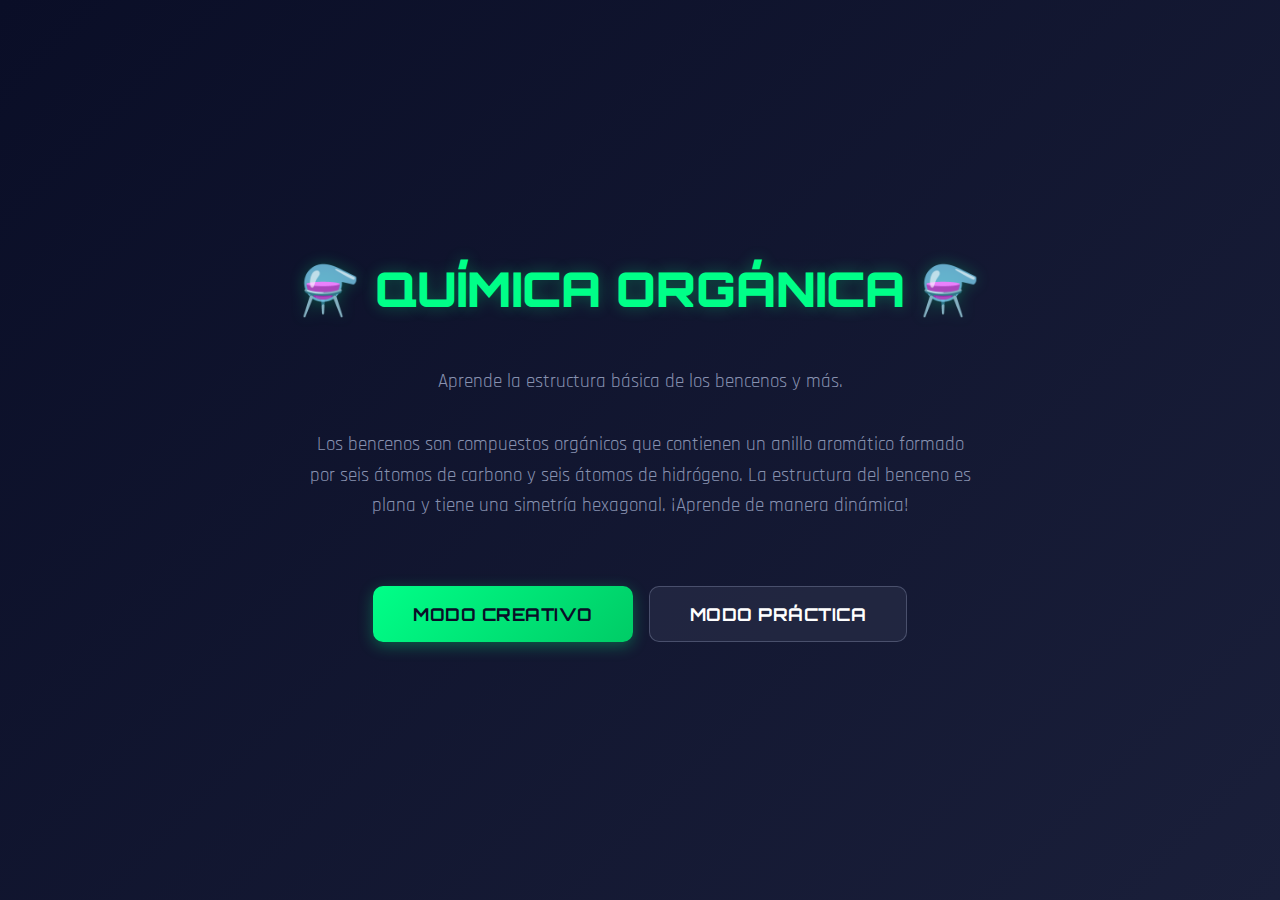
<file: index.html>
<!DOCTYPE html>
<html lang="en">

<head>
    <meta charset="UTF-8">
    <meta name="viewport" content="width=device-width, initial-scale=1.0">
    <title>Quimica</title>
    <link rel="stylesheet" href="css/style.css">
</head>

<body>
    <div class="screen active">
        <div class="menu-container">
            <h1 class="neon-title">⚗️ QUÍMICA ORGÁNICA ⚗️</h1>
            <div class="index-content">
                <p class="subtitle">Aprende la estructura básica de los bencenos y más.</p>
                <p>Los bencenos son compuestos orgánicos que contienen un anillo aromático formado por seis átomos de
                    carbono y seis átomos de hidrógeno. La estructura del benceno es plana y tiene una simetría
                    hexagonal. ¡Aprende de manera dinámica!</p>
            </div>
            <div class="menu-buttons">
                <button class="btn-start" onclick="window.location.href='creativo.html'">Modo Creativo</button>
                <button class="btn-secondary" onclick="window.location.href='practica.html'">Modo Práctica</button>
            </div>
        </div>
    </div>
</body>

</html>
</file>
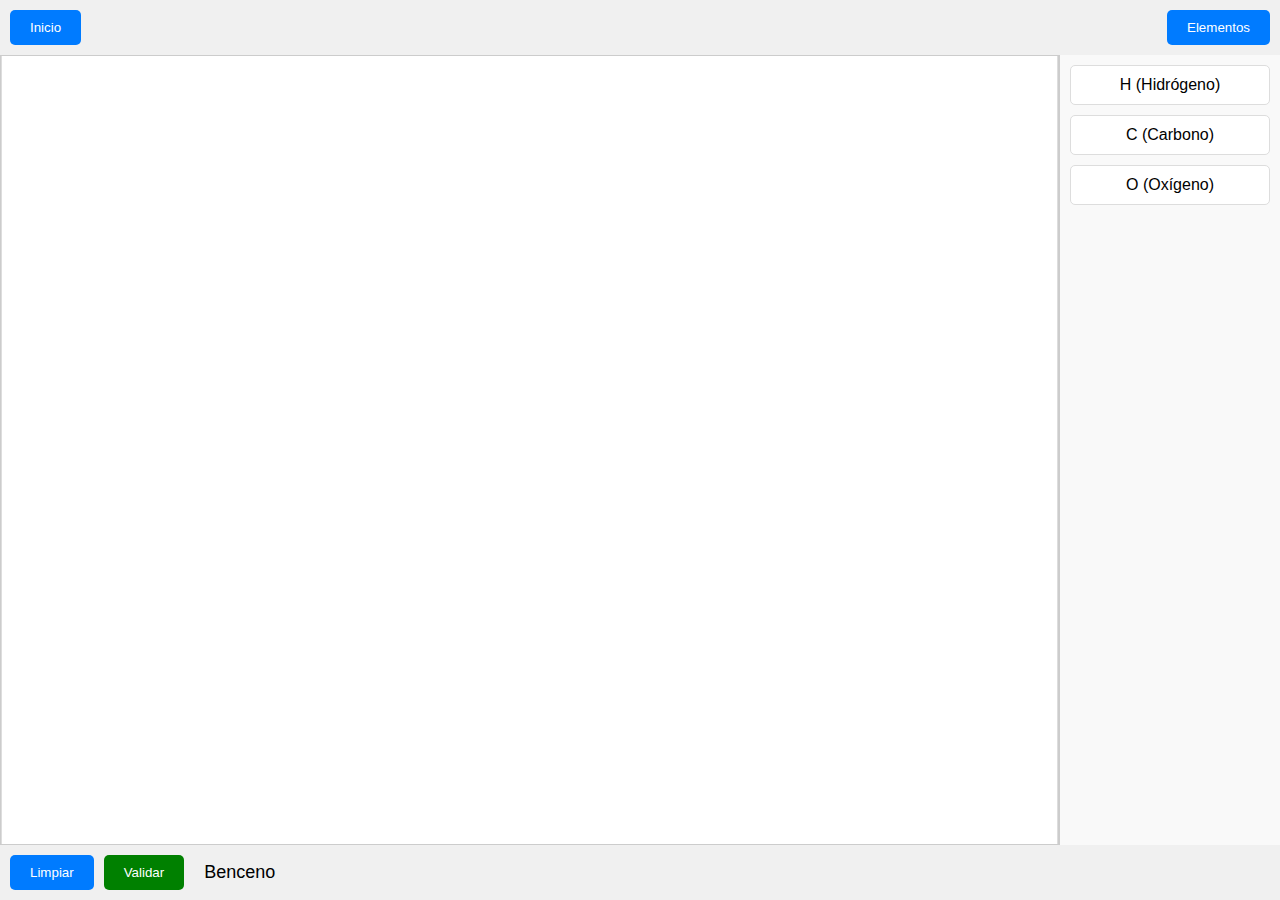
<file: creativo.html>
<!DOCTYPE html>
<html lang="es">
<head>
    <meta charset="UTF-8">
    <meta name="viewport" content="width=device-width, initial-scale=1.0">
    <title>Creativo - Química</title>
    <link rel="stylesheet" href="css/diseño.css">
</head>
<body>
    <header>
        <button onclick="window.location.href='index.html'">Inicio</button>
        <button id="toggle-sidebar">Elementos</button>
    </header>
    <main>
        <div id="center-area" class="drop-zone">
            <div id="viewport">
                <div id="world">
                    <svg id="lines-svg" style="position:absolute; top:0; left:0; width:100%; height:100%; pointer-events:none;"></svg>
                </div>
            </div>
        </div>
        <aside id="sidebar">
            <div class="elements-list">
                <div class="element" data-element="H">H (Hidrógeno)</div>
                <div class="element" data-element="C">C (Carbono)</div>
                <div class="element" data-element="O">O (Oxígeno)</div>
            </div>
        </aside>
    </main>
    <div id="error-modal" class="modal">
        <div class="modal-content">
            <span class="close">&times;</span>
            <p id="error-message"></p>
        </div>
    </div>
    <footer>
        <div class="buttons">
            <button>Limpiar</button>
            <button id="validar" style="background-color: green; color: white;">Validar</button>
        </div>
        <div class="name-display">
            <span id="element-name">Benceno</span>
        </div>
    </footer>
    <script src="javascript/pantalla.js"></script>
    <script src="javascript/constantes.js"></script>
    <script src="javascript/enlaces.js"></script>
    <script src="javascript/arrastrar.js"></script>
    <script src="javascript/creacion.js"></script>
    <script src="javascript/nomenclatura.js"></script>
    <script src="javascript/mobile.js"></script>
</body>
</html>
</file>
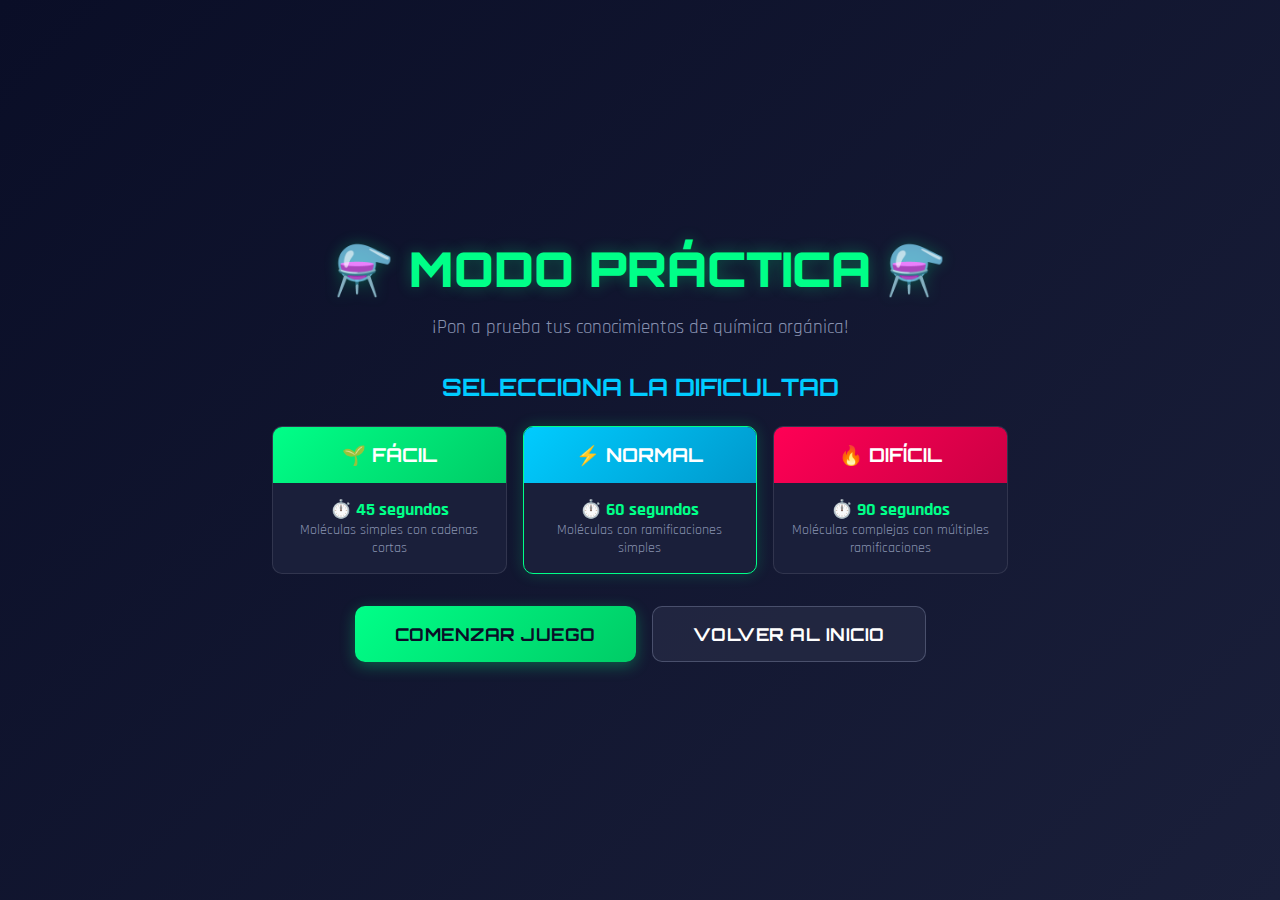
<file: practica.html>
<!DOCTYPE html>
<html lang="es">

<head>
    <meta charset="UTF-8">
    <meta name="viewport" content="width=device-width, initial-scale=1.0">
    <title>Modo Práctica - Química</title>
    <link rel="stylesheet" href="css/style.css">
</head>

<body>
    <div id="menu-screen" class="screen active">
        <div class="menu-container">
            <h1 class="neon-title">⚗️ MODO PRÁCTICA ⚗️</h1>
            <p class="subtitle">¡Pon a prueba tus conocimientos de química orgánica!</p>

            <div class="difficulty-selector">
                <h2>Selecciona la Dificultad</h2>
                <div class="difficulty-cards">
                    <div class="difficulty-card" data-difficulty="facil">
                        <div class="card-header easy">
                            <h3>🌱 FÁCIL</h3>
                        </div>
                        <div class="card-body">
                            <p class="time-info">⏱️ 45 segundos</p>
                            <p class="description">Moléculas simples con cadenas cortas</p>
                        </div>
                    </div>

                    <div class="difficulty-card selected" data-difficulty="normal">
                        <div class="card-header normal">
                            <h3>⚡ NORMAL</h3>
                        </div>
                        <div class="card-body">
                            <p class="time-info">⏱️ 60 segundos</p>
                            <p class="description">Moléculas con ramificaciones simples</p>
                        </div>
                    </div>

                    <div class="difficulty-card" data-difficulty="dificil">
                        <div class="card-header hard">
                            <h3>🔥 DIFÍCIL</h3>
                        </div>
                        <div class="card-body">
                            <p class="time-info">⏱️ 90 segundos</p>
                            <p class="description">Moléculas complejas con múltiples ramificaciones</p>
                        </div>
                    </div>
                </div>
            </div>

            <div class="menu-buttons">
                <button class="btn-start">COMENZAR JUEGO</button>
                <button class="btn-back" onclick="window.location.href='index.html'">VOLVER AL INICIO</button>
            </div>
        </div>
    </div>

    <div id="countdown-screen" class="screen">
        <div class="countdown-container">
            <h2>¡Prepárate!</h2>
            <div class="countdown-number">3</div>
        </div>
    </div>

    <div id="game-screen" class="screen">
        <header class="game-header">
            <div class="header-left">
                <button id="toggle-sidebar" class="btn-toggle-sidebar">☰ Elementos</button>
                <button class="btn-quit">❌ Abandonar</button>
            </div>
            <div class="progress-info">
                <span class="question-counter">Pregunta: <span id="current-question">1</span>/10</span>
                <div class="timer-container">
                    <div class="timer-bar">
                        <div class="timer-fill"></div>
                    </div>
                    <span class="timer-text">⏱️ <span id="timer">60</span>s</span>
                </div>
            </div>
            <div class="score">Puntos: <span id="score">0</span></div>
        </header>

        <div class="challenge-area">
            <div class="target-molecule">
                <h2>Crea esta molécula:</h2>
                <div class="molecule-name" id="target-name">Metano</div>
            </div>
        </div>

        <main class="game-main">
            <div id="center-area" class="drop-zone">
                <div id="viewport">
                    <div id="world">
                        <svg id="lines-svg"
                            style="position:absolute; top:0; left:0; width:100%; height:100%; pointer-events:none;"></svg>
                    </div>
                </div>
            </div>
            <aside id="sidebar">
                <div class="elements-list">
                    <div class="element" data-element="H">H (Hidrógeno)</div>
                    <div class="element" data-element="C">C (Carbono)</div>
                    <div class="element" data-element="O">O (Oxígeno)</div>
                    <div class="element" data-element="S">S (Azufre)</div>
                    <div class="element" data-element="N">N (Nitrógeno)</div>
                    <div class="element" data-element="I">I (Yodo)</div>
                </div>
            </aside>
        </main>

        <footer class="game-footer">
            <div class="buttons">
                <button class="btn-clear">🗑️ Limpiar</button>
                <button id="validar" class="btn-validate">✅ Validar Respuesta</button>
            </div>
        </footer>
    </div>

    <div id="results-screen" class="screen">
        <div class="results-container">
            <h1 class="results-title">¡Juego Terminado!</h1>
            <div class="final-score">
                <div class="score-circle">
                    <span class="score-number" id="final-score">0</span>
                    <span class="score-label">/ 1000</span>
                </div>
            </div>
            <div class="results-details">
                <div class="stat">
                    <span class="stat-label">✅ Correctas:</span>
                    <span class="stat-value" id="correct-answers">0</span>
                </div>
                <div class="stat">
                    <span class="stat-label">❌ Incorrectas:</span>
                    <span class="stat-value" id="wrong-answers">0</span>
                </div>
                <div class="stat">
                    <span class="stat-label">⏱️ Tiempo promedio:</span>
                    <span class="stat-value" id="avg-time">0s</span>
                </div>
            </div>
            <div class="results-buttons">
                <button class="btn-restart">🔄 JUGAR DE NUEVO</button>
                <button class="btn-menu" onclick="window.location.reload()">📋 MENÚ PRINCIPAL</button>
            </div>
        </div>
    </div>

    <div id="error-modal" class="modal">
        <div class="modal-content">
            <span class="close">&times;</span>
            <p id="error-message"></p>
        </div>
    </div>

    <script src="javascript/pantalla.js"></script>
    <script src="javascript/constantes.js"></script>
    <script src="javascript/elementos.js"></script>
    <script src="javascript/enlaces.js"></script>
    <script src="javascript/arrastrar.js"></script>

    <script src="javascript/nomenclatura.js"></script>
    <script src="javascript/mobile.js"></script>
    <script src="javascript/nomenclatura2.js"></script>
    <script src="javascript/practica.js"></script>
</body>

</html>
</file>
<file: css/style.css>
@import url('https://fonts.googleapis.com/css2?family=Orbitron:wght@400;700;900&family=Rajdhani:wght@300;500;700&display=swap');

:root {
    --primary-glow: #00ff88;
    --secondary-glow: #00ccff;
    --danger-glow: #ff0055;
    --warning-glow: #ffaa00;
    --bg-dark: #0a0e27;
    --bg-medium: #1a1f3a;
    --bg-light: #2a2f4a;
    --text-light: #ffffff;
    --text-dim: #8892b0;
}

* {
    margin: 0;
    padding: 0;
    box-sizing: border-box;
}

body {
    font-family: 'Rajdhani', sans-serif;
    background: linear-gradient(135deg, #0a0e27 0%, #1a1f3a 100%);
    color: var(--text-light);
    overflow-x: hidden;
    min-height: 100vh;
    display: flex;
    flex-direction: column;
}

/* ===== SHARED LAYOUT ===== */
.screen {
    display: none;
    min-height: 100vh;
    width: 100%;
}

.screen.active {
    display: flex;
    flex-direction: column;
    height: 100vh;
    overflow: hidden;
}

/* Menu screens (index and practice menu) should center content */
.screen.active:not(:has(.game-header)) {
    justify-content: center;
    align-items: center;
}

/* ===== TYPOGRAPHY ===== */
h1,
h2,
h3 {
    font-family: 'Orbitron', sans-serif;
    text-transform: uppercase;
}

.neon-title {
    font-size: 3rem;
    font-weight: 900;
    text-align: center;
    margin-bottom: 1rem;
    color: var(--primary-glow);
    text-shadow: 0 0 15px rgba(0, 255, 136, 0.3);
    /* Simplified shadow */
}

.subtitle {
    text-align: center;
    font-size: 1.2rem;
    color: var(--text-dim);
    margin-bottom: 2rem;
}

/* ===== BUTTONS ===== */
button {
    font-family: 'Orbitron', sans-serif;
    font-weight: 700;
    border: none;
    border-radius: 10px;
    cursor: pointer;
    transition: all 0.3s ease;
    text-transform: uppercase;
    letter-spacing: 0.5px;
}

.btn-start,
.btn-primary,
.btn-restart {
    padding: 1rem 2.5rem;
    font-size: 1.1rem;
    background: linear-gradient(135deg, var(--primary-glow), #00cc66);
    color: var(--bg-dark);
    box-shadow: 0 4px 15px rgba(0, 255, 136, 0.3);
}

.btn-start:hover,
.btn-primary:hover,
.btn-restart:hover {
    transform: translateY(-3px);
    box-shadow: 0 6px 20px rgba(0, 255, 136, 0.5);
}

.btn-back,
.btn-secondary,
.btn-menu {
    padding: 1rem 2.5rem;
    font-size: 1.1rem;
    background: rgba(42, 47, 74, 0.6);
    color: var(--text-light);
    border: 1px solid rgba(136, 146, 176, 0.4);
}

.btn-back:hover,
.btn-secondary:hover,
.btn-menu:hover {
    background: rgba(42, 47, 74, 0.9);
    border-color: var(--primary-glow);
    transform: translateY(-2px);
}

/* ===== MENU SCREEN (Practice & Index) ===== */
.menu-container {
    max-width: 800px;
    width: 90%;
    padding: 2rem;
    text-align: center;
}

.difficulty-selector h2 {
    font-size: 1.5rem;
    margin-bottom: 1.5rem;
    color: var(--secondary-glow);
}

.difficulty-cards {
    display: grid;
    grid-template-columns: repeat(auto-fit, minmax(220px, 1fr));
    gap: 1rem;
    margin-bottom: 2rem;
}

.difficulty-card {
    background: var(--bg-medium);
    border: 1px solid rgba(255, 255, 255, 0.1);
    border-radius: 10px;
    overflow: hidden;
    cursor: pointer;
    transition: all 0.2s ease;
}

.difficulty-card:hover {
    transform: translateY(-3px);
    border-color: var(--primary-glow);
}

.difficulty-card.selected {
    border-color: var(--primary-glow);
    box-shadow: 0 0 15px rgba(0, 255, 136, 0.2);
}

.card-header {
    padding: 1rem;
}

.card-header h3 {
    font-size: 1.2rem;
    margin: 0;
    color: white;
}

.card-header.easy {
    background: linear-gradient(135deg, #00ff88, #00cc66);
}

.card-header.normal {
    background: linear-gradient(135deg, #00ccff, #0099cc);
}

.card-header.hard {
    background: linear-gradient(135deg, #ff0055, #cc0044);
}

.card-body {
    padding: 1rem;
}

.time-info {
    font-size: 1.1rem;
    font-weight: bold;
    color: var(--primary-glow);
}

.description {
    color: var(--text-dim);
    font-size: 0.9rem;
}

.menu-buttons {
    display: flex;
    gap: 1rem;
    justify-content: center;
    flex-wrap: wrap;
}

/* ===== GAME UI (Practice & Creative) ===== */
.game-header {
    display: flex;
    justify-content: space-between;
    align-items: center;
    padding: 1rem 1.5rem;
    background: rgba(10, 14, 39, 0.98);
    border-bottom: 2px solid rgba(0, 255, 136, 0.3);
    backdrop-filter: blur(10px);
    min-height: 60px;
    flex-shrink: 0;
}

.header-left {
    display: flex;
    gap: 0.75rem;
    align-items: center;
}

.btn-toggle-sidebar {
    padding: 0.6rem 1.2rem;
    background: linear-gradient(135deg, var(--secondary-glow), #0099cc);
    color: white;
    font-size: 0.85rem;
    box-shadow: 0 2px 8px rgba(0, 204, 255, 0.2);
}

.btn-toggle-sidebar:hover {
    transform: translateY(-1px);
    box-shadow: 0 4px 12px rgba(0, 204, 255, 0.3);
}

.btn-quit {
    padding: 0.6rem 1.2rem;
    background: linear-gradient(135deg, var(--danger-glow), #cc0044);
    color: white;
    font-size: 0.85rem;
    box-shadow: 0 2px 8px rgba(255, 0, 85, 0.2);
}

.btn-quit:hover {
    transform: translateY(-1px);
    box-shadow: 0 4px 12px rgba(255, 0, 85, 0.3);
}

.progress-info {
    display: flex;
    align-items: center;
    gap: 1.5rem;
}

.timer-container {
    display: flex;
    align-items: center;
    gap: 0.5rem;
}

.timer-bar {
    width: 150px;
    height: 6px;
    background: rgba(255, 255, 255, 0.1);
    border-radius: 3px;
    overflow: hidden;
}

.timer-fill {
    height: 100%;
    background: linear-gradient(90deg, var(--primary-glow), #00cc66);
    width: 100%;
    transition: width 1s linear;
}

.timer-fill.warning {
    background: linear-gradient(90deg, var(--danger-glow), #ff3366);
}

.score {
    font-size: 1.1rem;
    color: var(--primary-glow);
    font-weight: 600;
}

.challenge-area {
    padding: 0.75rem;
    text-align: center;
    background: rgba(10, 14, 39, 0.5);
    border-bottom: 1px solid rgba(255, 255, 255, 0.05);
    flex-shrink: 0;
}

.molecule-name {
    font-family: 'Orbitron', sans-serif;
    font-size: 1.2rem;
    color: var(--primary-glow);
    padding: 0.6rem 1.2rem;
    border: 1px solid rgba(0, 255, 136, 0.3);
    border-radius: 8px;
    display: inline-block;
    background: rgba(0, 255, 136, 0.03);
    box-shadow: 0 2px 10px rgba(0, 255, 136, 0.1);
}

.game-main {
    display: flex;
    flex: 1;
    gap: 1rem;
    padding: 1rem;
    min-height: 0;
    overflow: hidden;
}

#center-area {
    flex: 1;
    background: rgba(26, 31, 58, 0.2);
    border: 1px solid rgba(136, 146, 176, 0.2);
    border-radius: 12px;
    position: relative;
    overflow: hidden;
    min-height: 0;
}

#viewport {
    width: 100%;
    height: 100%;
    cursor: grab;
}

#viewport:active {
    cursor: grabbing;
}

#world {
    width: 2000px;
    height: 2000px;
    position: relative;
}

#sidebar {
    width: 250px;
    background: rgba(10, 14, 39, 0.7);
    border-radius: 12px;
    padding: 1rem;
    border: 1px solid rgba(136, 146, 176, 0.2);
    overflow-y: auto;
    overflow-x: hidden;
    flex-shrink: 0;
}

.elements-list {
    display: flex;
    flex-direction: column;
    gap: 0.6rem;
}

.element {
    padding: 0.9rem;
    background: rgba(42, 47, 74, 0.6);
    border: 1px solid rgba(136, 146, 176, 0.3);
    border-radius: 8px;
    text-align: center;
    cursor: grab;
    transition: all 0.2s;
    font-size: 0.95rem;
}

.element:hover {
    border-color: var(--primary-glow);
    background: rgba(42, 47, 74, 0.9);
    transform: translateX(3px);
}

.game-footer {
    padding: 1rem 1.5rem;
    background: rgba(10, 14, 39, 0.98);
    border-top: 2px solid rgba(0, 255, 136, 0.3);
    display: flex;
    justify-content: center;
    gap: 1rem;
    backdrop-filter: blur(10px);
    min-height: 65px;
    flex-shrink: 0;
}

.buttons {
    display: flex;
    gap: 1rem;
    align-items: center;
}

.btn-clear {
    padding: 0.75rem 1.8rem;
    background: rgba(42, 47, 74, 0.8);
    color: var(--text-light);
    border: 1px solid rgba(255, 0, 85, 0.4);
    box-shadow: 0 2px 8px rgba(0, 0, 0, 0.2);
}

.btn-clear:hover {
    background: rgba(255, 0, 85, 0.2);
    border-color: var(--danger-glow);
    transform: translateY(-1px);
}

.btn-validate {
    padding: 0.75rem 1.8rem;
    background: linear-gradient(135deg, var(--primary-glow), #00cc66);
    color: var(--bg-dark);
    font-weight: 700;
    box-shadow: 0 3px 12px rgba(0, 255, 136, 0.3);
}

.btn-validate:hover {
    transform: translateY(-2px);
    box-shadow: 0 5px 16px rgba(0, 255, 136, 0.4);
}

/* ===== ATOMS ===== */
.atom {
    border-radius: 50%;
    display: flex;
    justify-content: center;
    align-items: center;
    font-weight: bold;
    color: black;
    border: 2px solid rgba(0, 0, 0, 0.2);
    box-shadow: 0 2px 5px rgba(0, 0, 0, 0.3);
    cursor: grab;
    user-select: none;
    z-index: 10;
}

/* ===== RESULTS SCREEN ===== */
.results-container {
    background: rgba(26, 31, 58, 0.95);
    padding: 2.5rem;
    border-radius: 20px;
    border: 2px solid rgba(0, 255, 136, 0.3);
    text-align: center;
    max-width: 500px;
    width: 90%;
    box-shadow: 0 10px 40px rgba(0, 0, 0, 0.5);
}

.results-title {
    font-family: 'Orbitron', sans-serif;
    color: var(--primary-glow);
    margin-bottom: 1.5rem;
}

.score-circle {
    width: 160px;
    height: 160px;
    border-radius: 50%;
    background: linear-gradient(135deg, var(--primary-glow), var(--secondary-glow));
    display: flex;
    flex-direction: column;
    justify-content: center;
    align-items: center;
    margin: 1.5rem auto;
    color: var(--bg-dark);
    box-shadow: 0 8px 25px rgba(0, 255, 136, 0.4);
}

.score-number {
    font-size: 3rem;
    font-weight: 900;
}

.score-label {
    font-size: 1rem;
}

.results-details {
    margin: 1.5rem 0;
    display: flex;
    flex-direction: column;
    gap: 0.8rem;
}

.stat {
    display: flex;
    justify-content: space-between;
    padding: 1rem;
    background: rgba(42, 47, 74, 0.5);
    border-radius: 10px;
    border: 1px solid rgba(136, 146, 176, 0.2);
}

.results-buttons {
    display: flex;
    gap: 1rem;
    margin-top: 2rem;
    flex-wrap: wrap;
    justify-content: center;
}

/* ===== MODAL ===== */
.modal {
    display: none;
    position: fixed;
    z-index: 1000;
    left: 0;
    top: 0;
    width: 100%;
    height: 100%;
    background-color: rgba(0, 0, 0, 0.7);
    backdrop-filter: blur(3px);
}

.modal-content {
    background: var(--bg-medium);
    margin: 15% auto;
    padding: 2rem;
    border: 1px solid var(--primary-glow);
    border-radius: 10px;
    width: 80%;
    max-width: 400px;
    text-align: center;
    position: relative;
}

.close {
    position: absolute;
    right: 1rem;
    top: 0.5rem;
    font-size: 1.5rem;
    cursor: pointer;
    color: var(--text-dim);
}

/* ===== RESPONSIVE ===== */
@media (max-width: 768px) {
    .neon-title {
        font-size: 2rem;
    }

    .game-header {
        flex-wrap: wrap;
        padding: 0.8rem;
        min-height: auto;
    }

    .progress-info {
        flex-wrap: wrap;
        gap: 0.8rem;
    }

    .game-main {
        flex-direction: column;
        padding: 0.5rem;
    }

    #sidebar {
        width: 100%;
        max-height: 200px;
        display: none;
    }

    #sidebar.active {
        display: block;
    }

    .molecule-name {
        font-size: 1rem;
        padding: 0.5rem 0.8rem;
    }

    .difficulty-cards {
        grid-template-columns: 1fr;
    }
}

/* ===== INDEX PAGE SPECIFIC ===== */
.index-content {
    text-align: center;
    max-width: 800px;
    padding: 2rem;
}

.index-content p {
    font-size: 1.2rem;
    line-height: 1.6;
    margin-bottom: 2rem;
    color: var(--text-dim);
}
</file>
<file: css/diseño.css>
body {
    font-family: Arial, sans-serif;
    margin: 0;
    padding: 0;
    display: flex;
    flex-direction: column;
    height: 100vh;
}
header {
    background-color: #f0f0f0;
    padding: 10px;
    display: flex;
    justify-content: space-between;
    align-items: center;
}
main {
    flex: 1;
    display: flex;
    background-color: #e0e0e0;
    overflow: hidden;
}
#center-area {
    flex: 1;
    background-color: white;
    border: 1px solid #ccc;
    position: relative;
    overflow: hidden;
    display: flex;
    justify-content: center;
    align-items: center;
}

#viewport {
    width: 100%;
    height: 100%;
    overflow: hidden;
    position: relative;
    border: 1px solid #ddd;
}

#world {
    position: relative;
    width: 2000px;
    height: 2000px;
    transform-origin: 0 0;
}
.dragged-element {
    width: 60px;
    height: 60px;
    background: rgba(255, 255, 255, 0.2);
    backdrop-filter: blur(10px);
    color: black;
    display: flex;
    align-items: center;
    justify-content: center;
    border-radius: 50%;
    font-size: 16px;
    font-weight: bold;
    border: 2px solid rgba(0, 0, 0, 0.3);
    box-shadow: 0 4px 8px rgba(0, 0, 0, 0.1);
    cursor: grab;
}
.dragged-element:active {
    cursor: grabbing;
}
.grouped-hydrogen {
    border: 2px solid #003366;
    background-color: #aaf;
    color: #003366;
    font-weight: bold;
    font-size: 16px;
    display: flex;
    align-items: center;
    justify-content: center;
    box-shadow: 0 0 5px rgba(0,0,0,0.3);
    border-radius: 50%;
    cursor: grab;
}
#sidebar {
    width: 200px;
    background-color: #f9f9f9;
    border-left: 1px solid #ccc;
    padding: 10px;
    overflow-y: auto;
}
#sidebar.hidden {
    display: none;
}
.elements-list {
    display: flex;
    flex-direction: column;
    gap: 10px;
}
.element {
    background-color: #fff;
    border: 1px solid #ddd;
    padding: 10px;
    text-align: center;
    border-radius: 5px;
    cursor: pointer;
}
.element:hover {
    background-color: #e0e0e0;
}
footer {
    background-color: #f0f0f0;
    padding: 10px;
    display: flex;
    justify-content: space-between;
    align-items: center;
}
.buttons {
    display: flex;
    gap: 10px;
}
button {
    padding: 10px 20px;
    background-color: #007bff;
    color: white;
    border: none;
    border-radius: 5px;
    cursor: pointer;
}
button:hover {
    background-color: #0056b3;
}
.name-display {
    flex: 1;
    margin-left: 20px;
    font-size: 18px;
}
.bond-toggle {
    position: absolute;
    background: white;
    border: 1px solid #333;
    border-radius: 3px;
    cursor: pointer;
    font-size: 12px;
    padding: 2px 4px;
    opacity: 0;
    transition: opacity 0.3s;
    pointer-events: auto;
    z-index: 10;
}
.bond-toggle:hover {
    background: #f0f0f0;
}

/* Modal styles */
.modal {
    display: none;
    position: fixed;
    z-index: 1000;
    left: 0;
    top: 0;
    width: 100%;
    height: 100%;
    background-color: rgba(0, 0, 0, 0.5);
    justify-content: center;
    align-items: center;
}

.modal-content {
    background-color: white;
    padding: 20px;
    border-radius: 10px;
    width: 300px;
    text-align: center;
    box-shadow: 0 4px 8px rgba(0, 0, 0, 0.2);
}

.close {
    color: #aaa;
    float: right;
    font-size: 28px;
    font-weight: bold;
    cursor: pointer;
}

.close:hover,
.close:focus {
    color: black;
    text-decoration: none;
}

.carbon-number {
    position: absolute;
    top: 12px;
    right: 10px;
    font-size: 10px;
    color: black;
    font-weight: bold;
    pointer-events: none;
}

/* Mobile responsiveness */
@media (max-width: 768px) {
    header {
        padding: 5px;
    }
    header button {
        padding: 8px 12px;
        font-size: 14px;
    }
    #sidebar {
        width: 250px;
        position: fixed;
        top: 0;
        right: -250px; /* Hidden by default */
        height: 100%;
        z-index: 100;
        transition: right 0.3s;
    }
    #sidebar:not(.hidden) {
        right: 0;
    }
    .element {
        padding: 15px;
        font-size: 16px;
    }
    footer {
        flex-direction: column;
        gap: 10px;
        padding: 5px;
    }
    .buttons {
        flex-direction: column;
        gap: 5px;
    }
    .buttons button {
        padding: 8px 12px;
        font-size: 14px;
    }
    .name-display {
        margin-left: 0;
        text-align: center;
        font-size: 16px;
    }
    .modal-content {
        width: 90%;
        max-width: 300px;
    }
}
</file>
